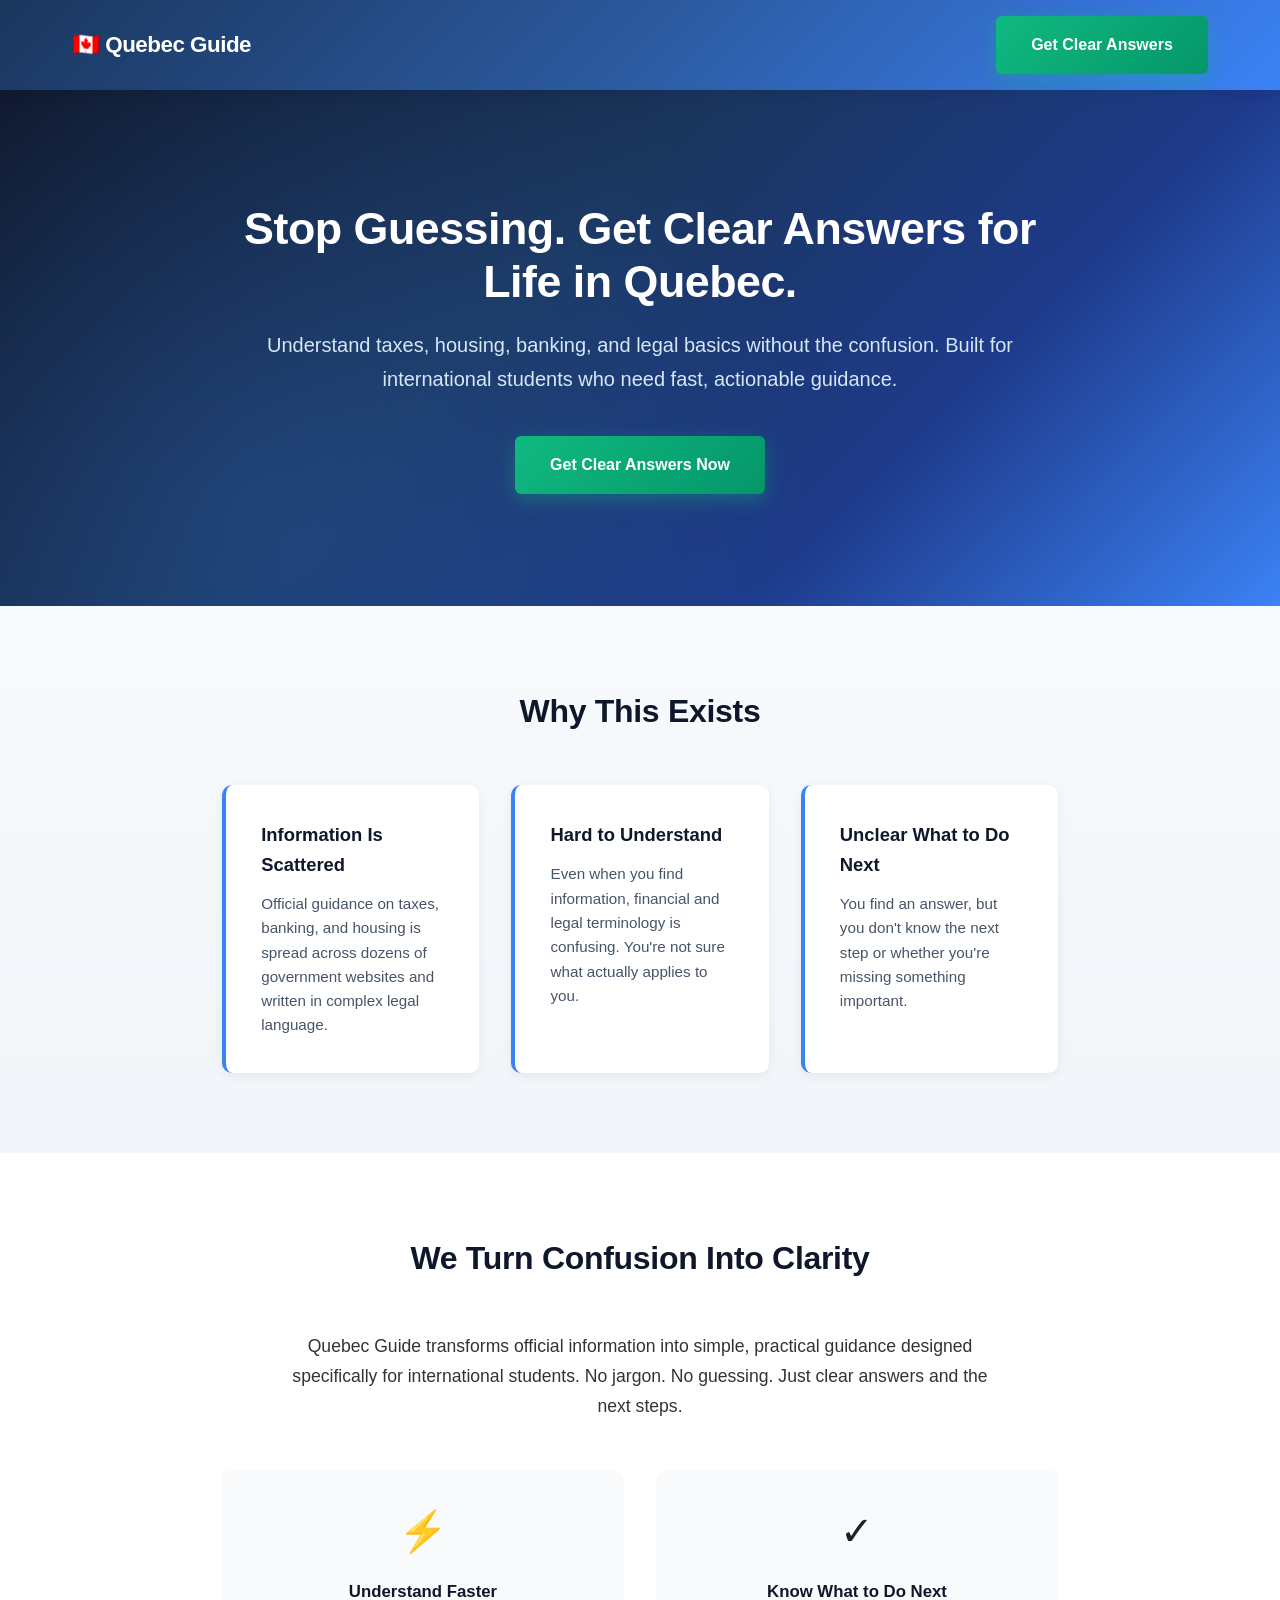
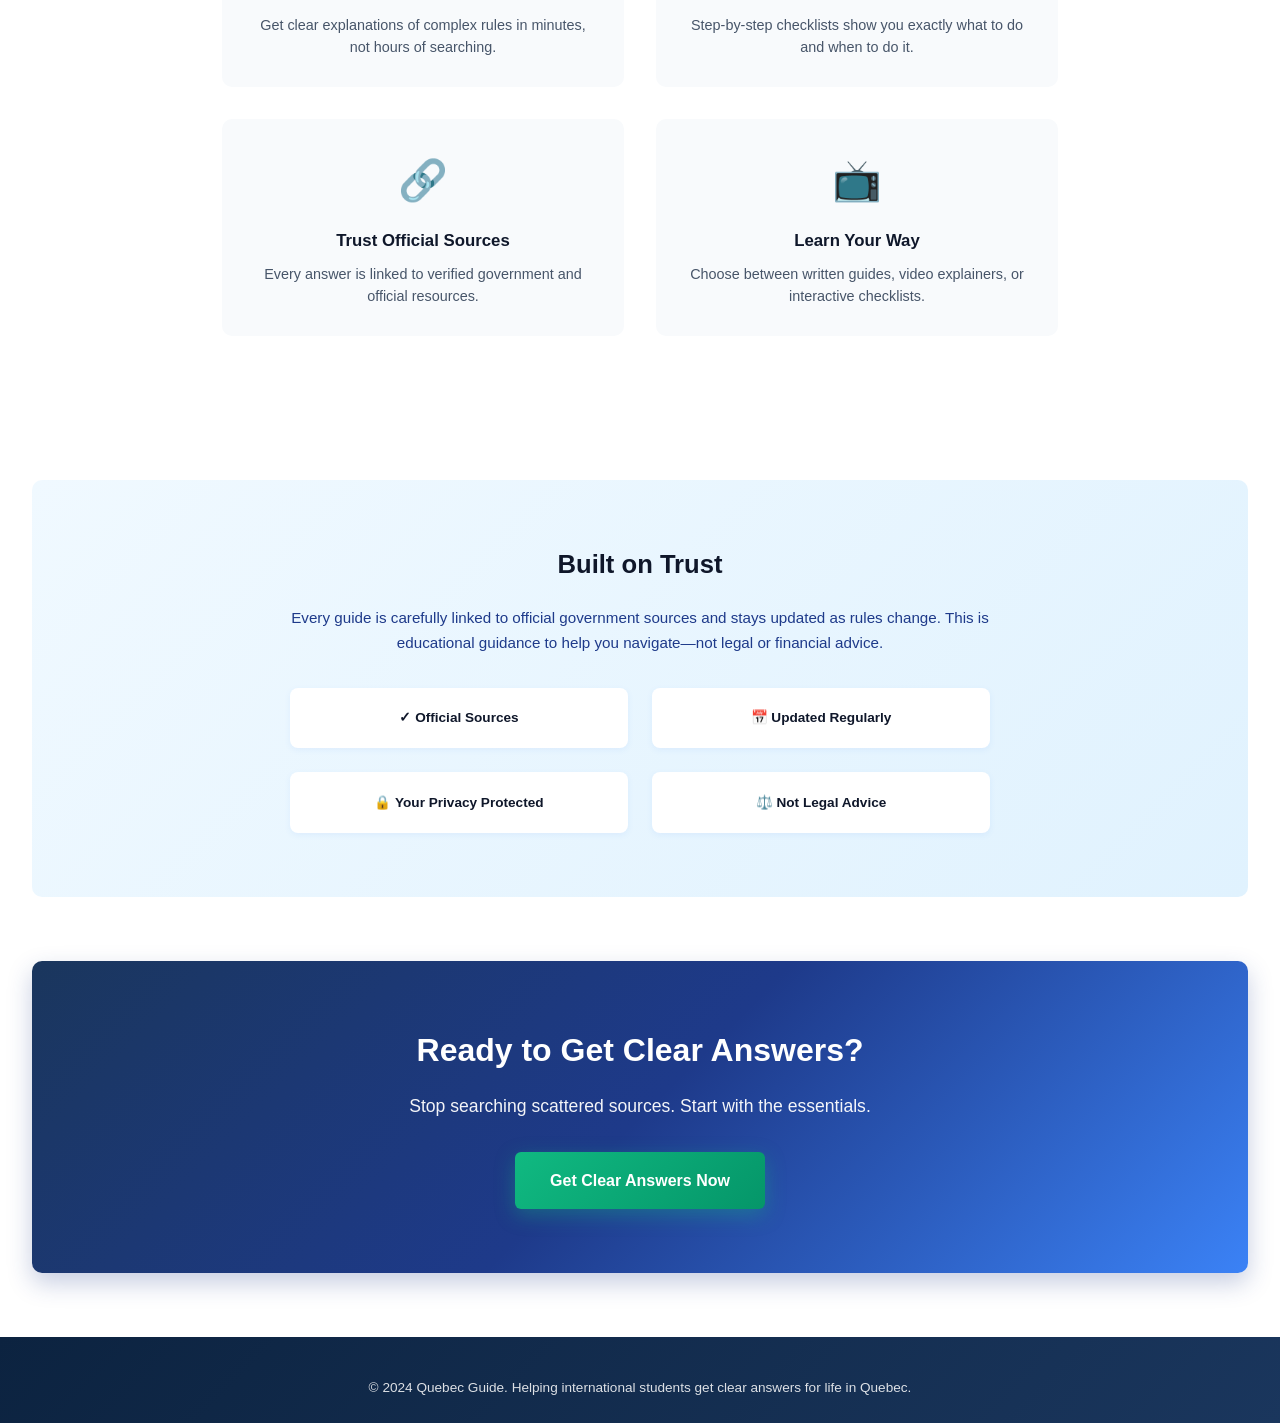
<file: landing_page.html>
<!DOCTYPE html>
<html lang="en">
<head>
    <meta charset="UTF-8">
    <meta name="viewport" content="width=device-width, initial-scale=1.0">
    <title>Quebec Guide - Clear Answers for International Students</title>
    <style>
        * {
            margin: 0;
            padding: 0;
            box-sizing: border-box;
        }

        body {
            font-family: -apple-system, BlinkMacSystemFont, 'Segoe UI', 'Roboto', 'Oxygen', 'Ubuntu', 'Cantarell', sans-serif;
            line-height: 1.6;
            color: #1a202c;
            background: #ffffff;
        }

        /* Header & Navigation */
        header {
            background: linear-gradient(135deg, #1a365d 0%, #2c5aa0 50%, #3b82f6 100%);
            color: white;
            padding: 1rem 0;
            position: sticky;
            top: 0;
            box-shadow: 0 4px 12px rgba(0, 20, 60, 0.12);
            z-index: 100;
        }

        nav {
            max-width: 1200px;
            margin: 0 auto;
            display: flex;
            justify-content: space-between;
            align-items: center;
            padding: 0 2rem;
        }

        .logo {
            font-size: 1.4rem;
            font-weight: 700;
            letter-spacing: -0.5px;
        }

        nav a {
            color: white;
            text-decoration: none;
            font-weight: 600;
            font-size: 0.9rem;
            padding: 0.7rem 1.5rem;
            background: rgba(255, 255, 255, 0.15);
            border-radius: 6px;
            transition: all 0.3s ease;
        }

        nav a:hover {
            background: rgba(255, 255, 255, 0.25);
            transform: translateY(-2px);
        }

        /* Container */
        .container {
            max-width: 900px;
            margin: 0 auto;
            padding: 0 2rem;
        }

        /* Hero Section */
        .hero {
            background: linear-gradient(135deg, #0f172a 0%, #1a365d 40%, #1e3a8a 70%, #3b82f6 100%);
            color: white;
            padding: 7rem 2rem;
            text-align: center;
            position: relative;
            overflow: hidden;
        }

        .hero::before {
            content: '';
            position: absolute;
            top: 0;
            left: 0;
            right: 0;
            bottom: 0;
            background: radial-gradient(circle at 20% 80%, rgba(59, 130, 246, 0.2) 0%, transparent 50%);
            pointer-events: none;
        }

        .hero-content {
            max-width: 800px;
            margin: 0 auto;
            position: relative;
            z-index: 1;
        }

        .hero h1 {
            font-size: 2.8rem;
            margin-bottom: 1.2rem;
            line-height: 1.2;
            font-weight: 800;
            letter-spacing: -0.5px;
        }

        .hero .subheading {
            font-size: 1.25rem;
            margin-bottom: 2.5rem;
            opacity: 0.95;
            font-weight: 400;
            line-height: 1.7;
            color: #e0f2fe;
        }

        .cta-button {
            display: inline-block;
            background: linear-gradient(135deg, #10b981 0%, #059669 100%);
            color: white;
            padding: 1rem 2.2rem;
            border-radius: 6px;
            text-decoration: none;
            font-weight: 700;
            transition: all 0.3s ease;
            font-size: 1rem;
            box-shadow: 0 6px 20px rgba(16, 185, 129, 0.35);
            border: none;
            cursor: pointer;
        }

        .cta-button:hover {
            background: linear-gradient(135deg, #059669 0%, #047857 100%);
            transform: translateY(-3px);
            box-shadow: 0 10px 28px rgba(16, 185, 129, 0.4);
        }

        /* Problem Section */
        .problem-section {
            padding: 5rem 2rem;
            background: linear-gradient(180deg, #f8fafc 0%, #f1f5f9 100%);
        }

        .section-heading {
            font-size: 2rem;
            margin-bottom: 3rem;
            text-align: center;
            color: #0f172a;
            font-weight: 800;
            letter-spacing: -0.3px;
        }

        .problem-cards {
            display: grid;
            grid-template-columns: repeat(3, 1fr);
            gap: 2rem;
        }

        .problem-card {
            background: white;
            padding: 2.2rem;
            border-radius: 10px;
            box-shadow: 0 3px 12px rgba(0, 0, 0, 0.06);
            border-left: 4px solid #3b82f6;
            transition: all 0.3s ease;
        }

        .problem-card:hover {
            transform: translateY(-5px);
            box-shadow: 0 8px 20px rgba(59, 130, 246, 0.12);
        }

        .problem-card h3 {
            color: #0f172a;
            margin-bottom: 0.8rem;
            font-size: 1.15rem;
            font-weight: 700;
        }

        .problem-card p {
            color: #475569;
            font-size: 0.95rem;
            line-height: 1.6;
        }

        /* Solution Section */
        .solution-section {
            padding: 5rem 2rem;
            background: white;
        }

        .solution-intro {
            max-width: 700px;
            margin: 0 auto 3rem;
            text-align: center;
        }

        .solution-intro p {
            font-size: 1.1rem;
            color: #333;
            line-height: 1.7;
            margin-bottom: 1.5rem;
        }

        .benefits-grid {
            display: grid;
            grid-template-columns: repeat(2, 1fr);
            gap: 2rem;
            margin-top: 3rem;
        }

        .benefit-item {
            text-align: center;
            padding: 1.8rem;
            background: #f8fafc;
            border-radius: 10px;
            transition: all 0.3s ease;
        }

        .benefit-item:hover {
            background: #f1f5f9;
            transform: translateY(-3px);
        }

        .benefit-icon {
            font-size: 2.5rem;
            margin-bottom: 1rem;
            display: inline-block;
        }

        .benefit-item h4 {
            color: #0f172a;
            margin-bottom: 0.6rem;
            font-size: 1.05rem;
            font-weight: 700;
        }

        .benefit-item p {
            color: #475569;
            font-size: 0.9rem;
            line-height: 1.5;
        }

        /* Trust Section */
        .trust-section {
            padding: 4rem 2rem;
            background: linear-gradient(135deg, #f0f9ff 0%, #e0f2fe 100%);
            border-radius: 10px;
            margin: 4rem 2rem;
            text-align: center;
        }

        .trust-section h3 {
            color: #0f172a;
            margin-bottom: 1.2rem;
            font-size: 1.6rem;
            font-weight: 800;
        }

        .trust-content {
            max-width: 700px;
            margin: 0 auto;
        }

        .trust-content p {
            color: #1e3a8a;
            font-size: 0.95rem;
            line-height: 1.7;
            margin-bottom: 1.2rem;
        }

        .trust-list {
            display: grid;
            grid-template-columns: repeat(2, 1fr);
            gap: 1.5rem;
            margin-top: 2rem;
        }

        .trust-item {
            background: white;
            padding: 1.2rem;
            border-radius: 8px;
            font-size: 0.85rem;
            font-weight: 600;
            color: #0f172a;
            box-shadow: 0 2px 6px rgba(59, 130, 246, 0.08);
        }

        /* Final CTA Section */
        .final-cta-section {
            padding: 4rem 2rem;
            background: linear-gradient(135deg, #1a365d 0%, #1e3a8a 50%, #3b82f6 100%);
            color: white;
            text-align: center;
            border-radius: 10px;
            margin: 4rem 2rem;
            box-shadow: 0 10px 25px rgba(30, 58, 138, 0.25);
        }

        .final-cta-section h2 {
            font-size: 2rem;
            margin-bottom: 1rem;
            font-weight: 800;
        }

        .final-cta-section p {
            font-size: 1.1rem;
            margin-bottom: 2rem;
            opacity: 0.95;
        }

        /* Footer */
        footer {
            background: linear-gradient(135deg, #0c2340 0%, #1a365d 100%);
            color: white;
            padding: 2.5rem 2rem 1.5rem;
            text-align: center;
        }

        footer p {
            font-size: 0.85rem;
            opacity: 0.85;
        }

        /* Responsive Design */
        @media (max-width: 768px) {
            .hero h1 {
                font-size: 1.8rem;
            }

            .hero .subheading {
                font-size: 1rem;
            }

            .section-heading {
                font-size: 1.5rem;
            }

            .problem-cards {
                grid-template-columns: 1fr;
                gap: 1.5rem;
            }

            .benefits-grid {
                grid-template-columns: 1fr;
                gap: 1.5rem;
            }

            .trust-section {
                margin: 2rem 1rem;
            }

            .final-cta-section {
                margin: 2rem 1rem;
            }

            .final-cta-section h2 {
                font-size: 1.5rem;
            }
        }

        @media (max-width: 480px) {
            nav {
                padding: 0 1rem;
            }

            .logo {
                font-size: 1.1rem;
            }

            nav a {
                padding: 0.5rem 1rem;
                font-size: 0.8rem;
            }

            .hero {
                padding: 3.5rem 1rem;
            }

            .hero h1 {
                font-size: 1.4rem;
            }

            .hero .subheading {
                font-size: 0.95rem;
            }

            .cta-button {
                padding: 0.9rem 1.5rem;
                font-size: 0.9rem;
            }

            .problem-section,
            .solution-section,
            .trust-section,
            .final-cta-section {
                padding: 3rem 1rem;
            }

            .section-heading {
                font-size: 1.3rem;
                margin-bottom: 2rem;
            }
        }
    </style>
</head>
<body>
    <!-- Header -->
    <header>
        <nav>
            <div class="logo">🇨🇦 Quebec Guide</div>
            <a href="#get-started" class="cta-button">Get Clear Answers</a>
        </nav>
    </header>

    <!-- Hero Section -->
    <section class="hero">
        <div class="hero-content">
            <h1>Stop Guessing. Get Clear Answers for Life in Quebec.</h1>
            <p class="subheading">Understand taxes, housing, banking, and legal basics without the confusion. Built for international students who need fast, actionable guidance.</p>
            <a href="#get-started" class="cta-button">Get Clear Answers Now</a>
        </div>
    </section>

    <!-- Problem Section -->
    <section class="problem-section">
        <div class="container">
            <h2 class="section-heading">Why This Exists</h2>
            <div class="problem-cards">
                <div class="problem-card">
                    <h3>Information Is Scattered</h3>
                    <p>Official guidance on taxes, banking, and housing is spread across dozens of government websites and written in complex legal language.</p>
                </div>
                <div class="problem-card">
                    <h3>Hard to Understand</h3>
                    <p>Even when you find information, financial and legal terminology is confusing. You're not sure what actually applies to you.</p>
                </div>
                <div class="problem-card">
                    <h3>Unclear What to Do Next</h3>
                    <p>You find an answer, but you don't know the next step or whether you're missing something important.</p>
                </div>
            </div>
        </div>
    </section>

    <!-- Solution Section -->
    <section class="solution-section">
        <div class="container">
            <h2 class="section-heading">We Turn Confusion Into Clarity</h2>
            <div class="solution-intro">
                <p>Quebec Guide transforms official information into simple, practical guidance designed specifically for international students. No jargon. No guessing. Just clear answers and the next steps.</p>
            </div>
            <div class="benefits-grid">
                <div class="benefit-item">
                    <div class="benefit-icon">⚡</div>
                    <h4>Understand Faster</h4>
                    <p>Get clear explanations of complex rules in minutes, not hours of searching.</p>
                </div>
                <div class="benefit-item">
                    <div class="benefit-icon">✓</div>
                    <h4>Know What to Do Next</h4>
                    <p>Step-by-step checklists show you exactly what to do and when to do it.</p>
                </div>
                <div class="benefit-item">
                    <div class="benefit-icon">🔗</div>
                    <h4>Trust Official Sources</h4>
                    <p>Every answer is linked to verified government and official resources.</p>
                </div>
                <div class="benefit-item">
                    <div class="benefit-icon">📺</div>
                    <h4>Learn Your Way</h4>
                    <p>Choose between written guides, video explainers, or interactive checklists.</p>
                </div>
            </div>
        </div>
    </section>

    <!-- Trust Section -->
    <section class="trust-section">
        <div class="container">
            <h3>Built on Trust</h3>
            <div class="trust-content">
                <p>Every guide is carefully linked to official government sources and stays updated as rules change. This is educational guidance to help you navigate—not legal or financial advice.</p>
                <div class="trust-list">
                    <div class="trust-item">✓ Official Sources</div>
                    <div class="trust-item">📅 Updated Regularly</div>
                    <div class="trust-item">🔒 Your Privacy Protected</div>
                    <div class="trust-item">⚖️ Not Legal Advice</div>
                </div>
            </div>
        </div>
    </section>

    <!-- Final CTA Section -->
    <section class="final-cta-section" id="get-started">
        <div class="container">
            <h2>Ready to Get Clear Answers?</h2>
            <p>Stop searching scattered sources. Start with the essentials.</p>
            <a href="#" class="cta-button">Get Clear Answers Now</a>
        </div>
    </section>

    <!-- Footer -->
    <footer>
        <p>&copy; 2024 Quebec Guide. Helping international students get clear answers for life in Quebec.</p>
    </footer>
</body>
</html>
</file>
